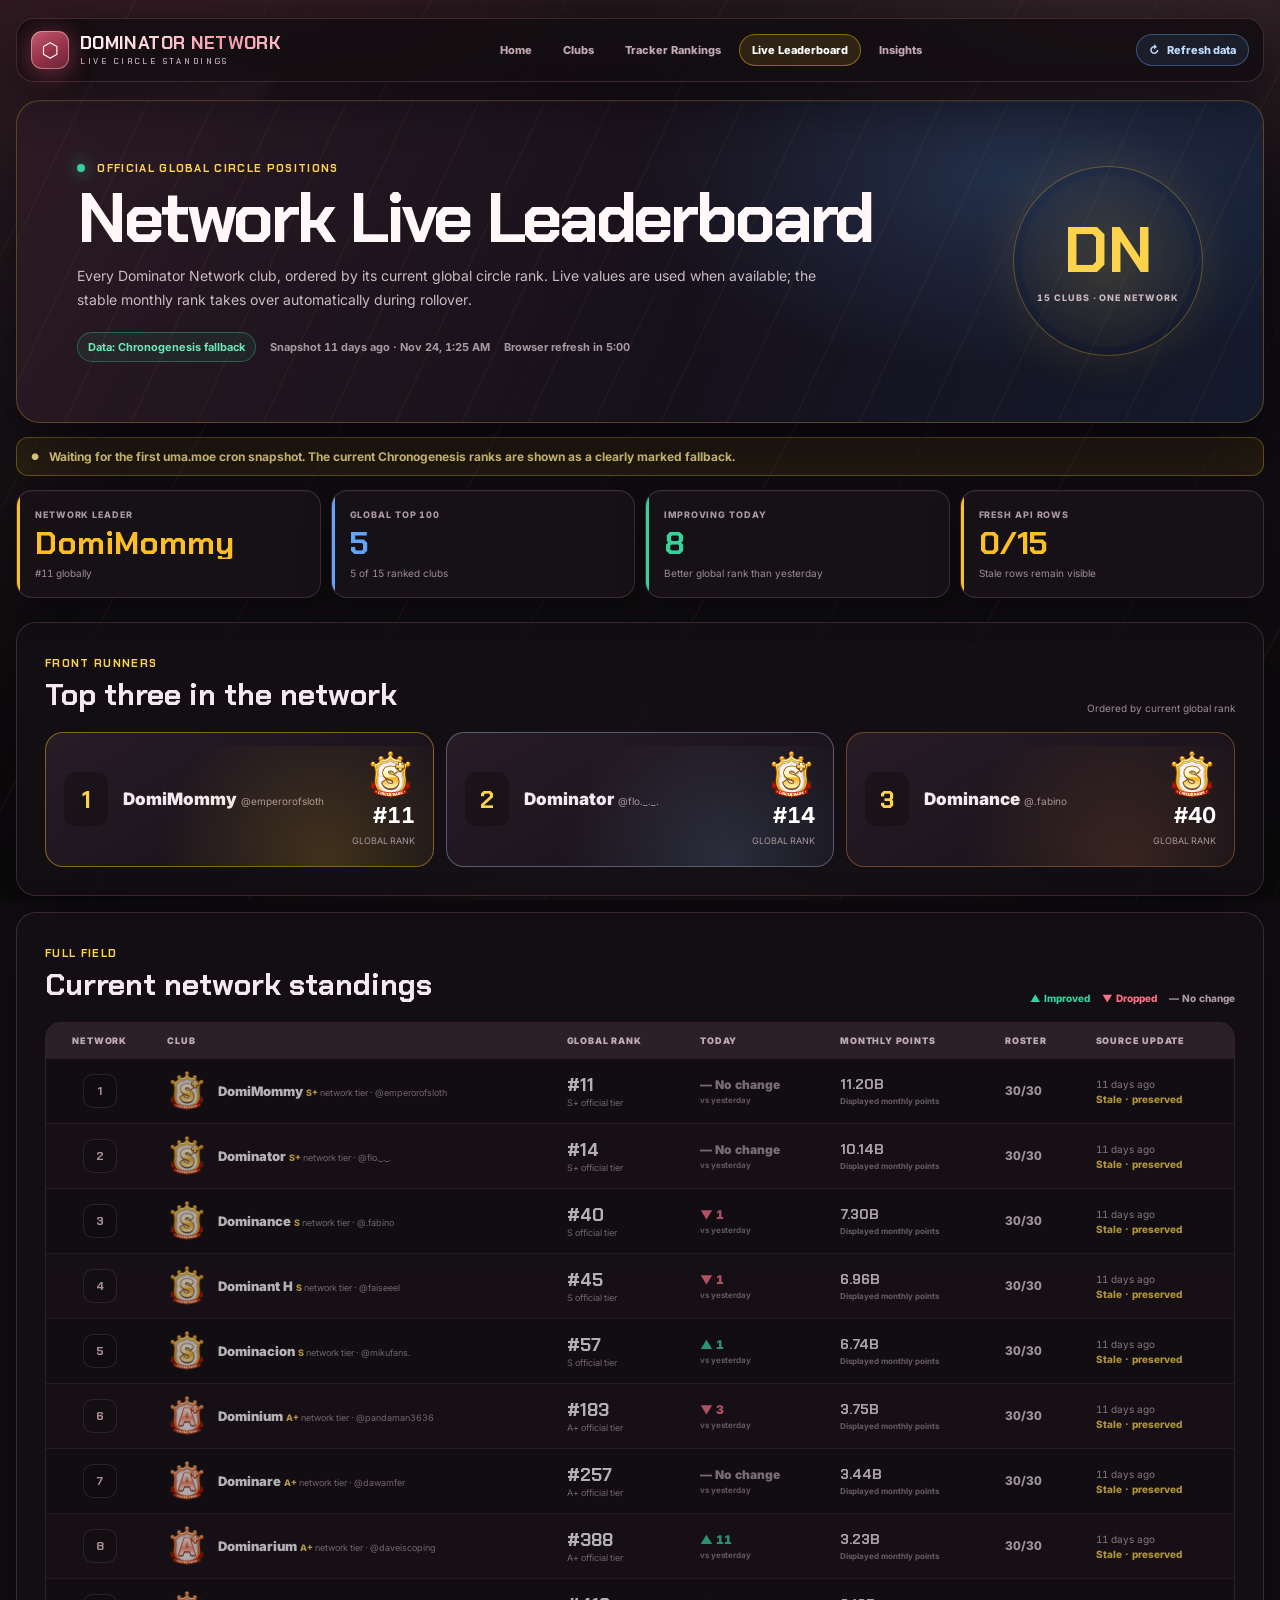
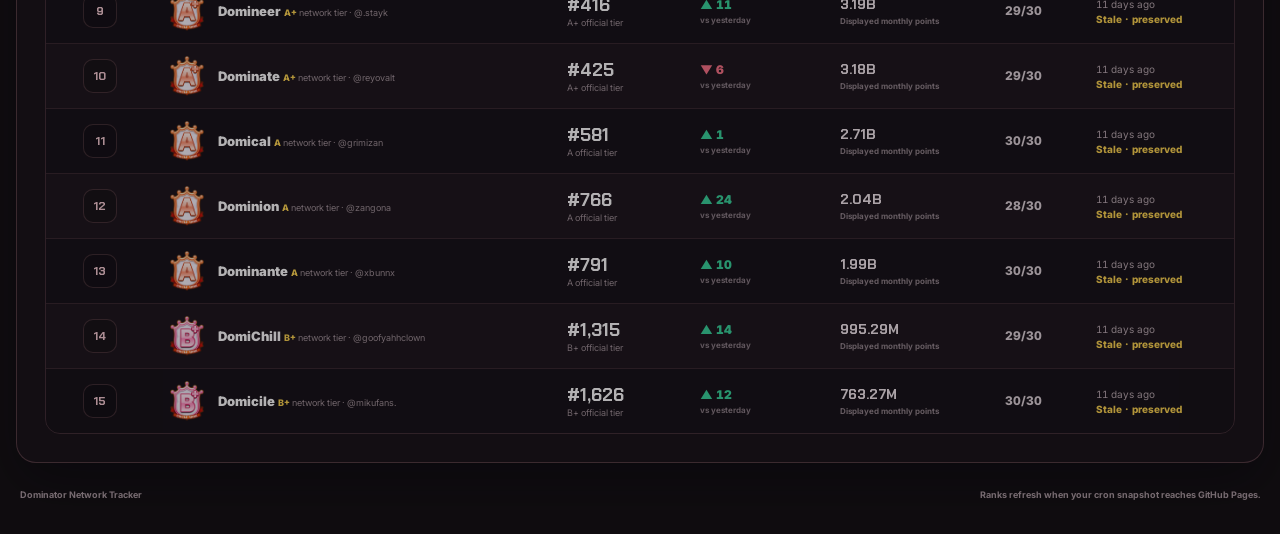
<file: leaderboard.html>
<!DOCTYPE html>
<html lang="en">
<head>
  <meta charset="UTF-8"/>
  <meta name="viewport" content="width=device-width, initial-scale=1.0"/>
  <meta name="description" content="Live global circle rankings for every Dominator Network club, powered by scheduled uma.moe snapshots."/>
  <title>Live Club Leaderboard — Dominator Network</title>
  <link rel="icon" href="data:image/svg+xml,<svg xmlns='http://www.w3.org/2000/svg' viewBox='0 0 100 100'><text y='.9em' font-size='90'>🏆</text></svg>"/>
  <link rel="preconnect" href="https://fonts.googleapis.com"/>
  <link rel="preconnect" href="https://fonts.gstatic.com" crossorigin/>
  <link href="https://fonts.googleapis.com/css2?family=Chakra+Petch:wght@500;600;700&family=Inter:wght@400;500;600;700;800;900&display=swap" rel="stylesheet"/>
  <link rel="stylesheet" href="./assets/css/app.css?v=20260905-coral-clean3"/>
  <link rel="stylesheet" href="./assets/css/leaderboard.css?v=20261113-live-board1"/>
</head>
<body data-page="leaderboard">
  <div class="bg-stage" aria-hidden="true">
    <div class="bg-sky"></div>
    <div class="bg-grid"></div>
    <div class="bg-streaks"></div>
    <div class="bg-aurora"></div>
  </div>

  <div class="lb-page">
    <header class="lb-header">
      <a class="lb-brand" href="./index.html" aria-label="Dominator Network home">
        <span class="gate-badge">⬡</span>
        <span>
          <span class="wordmark">Dominator Network</span>
          <span class="wordmark-sub">Live Circle Standings</span>
        </span>
      </a>
      <nav class="lb-nav" aria-label="Primary navigation">
        <a href="./index.html">Home</a>
        <a href="./clubs.html">Clubs</a>
        <a href="./rankings.html">Tracker Rankings</a>
        <a class="active" href="./leaderboard.html" aria-current="page">Live Leaderboard</a>
        <a href="./archives.html">Insights</a>
      </nav>
      <button class="lb-refresh" id="refresh-button" type="button">
        <span aria-hidden="true">↻</span>
        <span>Refresh data</span>
      </button>
    </header>

    <main>
      <section class="lb-hero" aria-labelledby="leaderboard-title">
        <div class="lb-hero-copy">
          <div class="lb-eyebrow"><span class="lb-live-dot"></span> Official global circle positions</div>
          <h1 id="leaderboard-title">Network Live Leaderboard</h1>
          <p>Every Dominator Network club, ordered by its current global circle rank. Live values are used when available; the stable monthly rank takes over automatically during rollover.</p>
          <div class="lb-hero-meta">
            <span class="lb-source-pill">Data snapshot: uma.moe</span>
            <span id="last-updated">Loading latest snapshot…</span>
            <span id="next-refresh">Browser refresh in 5:00</span>
          </div>
        </div>
        <div class="lb-hero-mark" aria-hidden="true">
          <span>DN</span>
          <small>15 clubs · one network</small>
        </div>
      </section>

      <div id="snapshot-status" class="lb-status loading" role="status" aria-live="polite">
        <span class="lb-status-icon" aria-hidden="true">●</span>
        <span>Loading the latest leaderboard snapshot…</span>
      </div>

      <section class="lb-summary" id="summary-cards" aria-label="Leaderboard summary"></section>

      <section class="lb-podium-section" aria-labelledby="podium-title">
        <div class="lb-section-heading">
          <div>
            <span class="lb-kicker">Front runners</span>
            <h2 id="podium-title">Top three in the network</h2>
          </div>
          <span class="lb-section-note">Ordered by current global rank</span>
        </div>
        <div class="lb-podium" id="podium" aria-live="polite"></div>
      </section>

      <section class="lb-board" aria-labelledby="standings-title">
        <div class="lb-board-header">
          <div>
            <span class="lb-kicker">Full field</span>
            <h2 id="standings-title">Current network standings</h2>
          </div>
          <div class="lb-legend" aria-label="Rank movement legend">
            <span class="up">▲ Improved</span>
            <span class="down">▼ Dropped</span>
            <span class="flat">— No change</span>
          </div>
        </div>

        <div class="lb-table-wrap">
          <table class="lb-table">
            <thead>
              <tr>
                <th scope="col">Network</th>
                <th scope="col">Club</th>
                <th scope="col">Global rank</th>
                <th scope="col">Today</th>
                <th scope="col">Monthly points</th>
                <th scope="col">Roster</th>
                <th scope="col">Source update</th>
              </tr>
            </thead>
            <tbody id="leaderboard-body">
              <tr class="lb-loading-row"><td colspan="7">Loading club standings…</td></tr>
            </tbody>
          </table>
        </div>
      </section>
    </main>

    <footer class="lb-footer">
      <span>Dominator Network Tracker</span>
      <span>Ranks refresh when your cron snapshot reaches GitHub Pages.</span>
    </footer>
  </div>

  <nav class="lb-mobile-dock" aria-label="Mobile navigation">
    <a href="./index.html">🏠<span>Home</span></a>
    <a href="./clubs.html">📋<span>Clubs</span></a>
    <a href="./rankings.html">🌐<span>Ranks</span></a>
    <a class="active" href="./leaderboard.html" aria-current="page">🏆<span>Live</span></a>
    <a href="./archives.html">🔎<span>Insights</span></a>
  </nav>

  <script src="./assets/js/network-leaderboard.js?v=20261113-live-board1" defer></script>
</body>
</html>
</file>
<file: assets/css/app.css>
/* ───────────────────────────────────────────────────────────────
       DOMINATOR NETWORK — "Night Race" design system
       Theme: Umamusume Twinkle Series under floodlights.
       Charcoal night track · coral brand · light-red highlights
       · turf-green = on-pace (matches existing status semantics).
       ─────────────────────────────────────────────────────────────── */
    :root {
      --night-0: #100d10;
      --night-1: #171216;
      --violet:  #a93f56;
      --violet-soft: #f4a4b1;
      --uma-pink: #f29aa7;
      --uma-cyan: #ffbcc5;
      --turf:    #34d399;
      --ink:     #f3e9ee;
    }

    *, *::before, *::after { box-sizing: border-box; margin: 0; padding: 0; }
    html, body { background: var(--night-0); min-height: 100%; }
    body { overflow-y: scroll; overflow-x: clip; font-variant-numeric: tabular-nums; }
    button { font-family: inherit; }
    button:not(:disabled) { cursor: pointer; }
    img { -webkit-user-drag: none; }

    /* Accessible focus + selection */
    input:focus, textarea:focus, button:focus-visible, select:focus-visible {
      outline: 2px solid var(--violet);
      outline-offset: 2px;
    }
    ::selection { background: rgba(169,63,86,0.45); color: #fff; }

    /* Scrollbars — track rail */
    ::-webkit-scrollbar { width: 8px; height: 8px; }
    ::-webkit-scrollbar-track { background: rgba(23,18,22,0.6); }
    ::-webkit-scrollbar-thumb {
      background: linear-gradient(180deg, #623c4a, #3f2630);
      border-radius: 99px;
      border: 2px solid rgba(16,13,16,0.8);
    }
    ::-webkit-scrollbar-thumb:hover { background: linear-gradient(180deg, #a75e73, #54313d); }

    /* ── Ambient stage behind the app ───────────────────────────── */
    .bg-stage { position: fixed; inset: 0; z-index: 0; pointer-events: none; overflow: hidden; }
    .bg-sky {
      position: absolute; inset: 0;
      background:
        radial-gradient(1100px 520px at 12% -8%, rgba(169,63,86,0.22), transparent 62%),
        radial-gradient(900px 480px at 88% -4%, rgba(242,154,167,0.13), transparent 60%),
        radial-gradient(1000px 700px at 50% 118%, rgba(255,188,197,0.10), transparent 58%),
        linear-gradient(180deg, var(--night-1) 0%, var(--night-0) 46%, #0b090b 100%);
    }
    /* Floodlight aurora sweep */
    .bg-aurora {
      position: absolute; inset: -20%;
      background:
        conic-gradient(from 200deg at 30% 20%, transparent 0deg, rgba(244,164,177,0.07) 40deg, transparent 90deg),
        conic-gradient(from 20deg at 75% 10%, transparent 0deg, rgba(242,154,167,0.06) 50deg, transparent 110deg);
      animation: aurora-drift 26s ease-in-out infinite alternate;
      filter: blur(2px);
    }
    /* Diagonal speed streaks — the track at full gallop */
    .bg-streaks {
      position: absolute; inset: -40% -10%;
      background: repeating-linear-gradient(
        118deg,
        transparent 0px, transparent 140px,
        rgba(244,164,177,0.045) 140px, rgba(244,164,177,0.045) 142px,
        transparent 142px, transparent 260px,
        rgba(255,188,197,0.035) 260px, rgba(255,188,197,0.035) 261px
      );
      animation: streak-run 60s linear infinite;
    }
    /* Fine grid — telemetry board texture */
    .bg-grid {
      position: absolute; inset: 0; opacity: 0.5;
      background-image:
        linear-gradient(rgba(244,164,177,0.035) 1px, transparent 1px),
        linear-gradient(90deg, rgba(244,164,177,0.035) 1px, transparent 1px);
      background-size: 44px 44px;
      mask-image: radial-gradient(900px 600px at 50% 0%, #000 30%, transparent 100%);
      -webkit-mask-image: radial-gradient(900px 600px at 50% 0%, #000 30%, transparent 100%);
    }
    @keyframes aurora-drift {
      from { transform: translate3d(-2%, -1%, 0) rotate(0deg); }
      to   { transform: translate3d(2%, 1.5%, 0) rotate(2deg); }
    }
    @keyframes streak-run {
      from { transform: translate3d(0, 0, 0); }
      to   { transform: translate3d(-520px, 0, 0); }
    }

    /* ── Signature: checkered finish-line ribbon ────────────────── */
    .finish-ribbon {
      position: relative;
      height: 10px;
      border-radius: 99px;
      overflow: hidden;
      margin: 6px 0 14px;
      background:
        repeating-conic-gradient(rgba(243,233,238,0.85) 0% 25%, rgba(34,24,31,0.9) 0% 50%) 0 0 / 12px 12px;
      box-shadow: 0 0 0 1px rgba(244,164,177,0.25), 0 4px 18px rgba(169,63,86,0.25);
    }
    .finish-ribbon::after {
      content: "";
      position: absolute; inset: 0;
      background: linear-gradient(90deg, transparent, rgba(242,154,167,0.55), rgba(255,188,197,0.55), transparent);
      transform: translateX(-100%);
      animation: ribbon-shine 5.5s ease-in-out infinite;
    }
    @keyframes ribbon-shine {
      0%, 55% { transform: translateX(-100%); }
      85%, 100% { transform: translateX(100%); }
    }

    /* ── Wordmark / hero ────────────────────────────────────────── */
    .gate-badge {
      display: inline-flex; align-items: center; justify-content: center;
      width: 38px; height: 38px; border-radius: 11px; flex: 0 0 auto;
      font-size: 20px; color: #fff;
      background: linear-gradient(150deg, #c35b70, #963248 55%, #682436);
      box-shadow: 0 0 0 1px rgba(255,208,216,0.45) inset, 0 6px 22px rgba(169,63,86,0.45), 0 0 28px rgba(169,63,86,0.3);
    }
    .wordmark {
      font-family: "Chakra Petch", "Inter", system-ui, sans-serif;
      font-weight: 700; font-size: 24px; line-height: 1.05;
      letter-spacing: 0.02em; text-transform: uppercase;
      background: linear-gradient(92deg, #fff4f6 0%, #ffd0d8 38%, var(--uma-pink) 72%, var(--uma-cyan) 100%);
      -webkit-background-clip: text; background-clip: text;
      -webkit-text-fill-color: transparent; color: transparent;
      text-shadow: none;
    }
    .wordmark-sub {
      font-family: "Chakra Petch", "Inter", system-ui, sans-serif;
      font-weight: 600; font-size: 10px; letter-spacing: 0.34em;
      text-transform: uppercase; color: #c3a7b2; margin-top: 3px;
    }
    .telemetry {
      font-family: "Chakra Petch", "Inter", system-ui, sans-serif;
      letter-spacing: 0.02em;
      text-shadow: 0 0 18px rgba(244,164,177,0.35);
    }

    /* ── Micro-interactions (CSS-only, safe with inline styles) ── */
    button { transition: transform 0.16s ease, filter 0.16s ease, box-shadow 0.16s ease, background 0.16s ease, color 0.16s ease, border-color 0.16s ease; }
    button:not(:disabled):hover { transform: translateY(-1px); filter: brightness(1.14) saturate(1.08); }
    button:not(:disabled):active { transform: translateY(0) scale(0.985); filter: brightness(0.96); }

    tbody tr { transition: background 0.14s ease; }
    tbody tr:hover { background: rgba(244,164,177,0.055); }

    select, input { transition: border-color 0.15s ease, box-shadow 0.15s ease; }
    select:hover, input:hover { border-color: rgba(244,164,177,0.5) !important; }

    #root { position: relative; z-index: 1; animation: page-in 0.45s ease both; }
    @keyframes page-in {
      from { opacity: 0; transform: translateY(8px); }
      to   { opacity: 1; transform: none; }
    }

    /* ── Chart flourishes ───────────────────────────────────────── */
    .chart-line {
      stroke-dasharray: 1;
      stroke-dashoffset: 1;
      animation: line-draw 1.2s cubic-bezier(0.4, 0, 0.2, 1) forwards;
    }
    @keyframes line-draw { to { stroke-dashoffset: 0; } }
    @media (prefers-reduced-motion: reduce) {
      .chart-line { animation: none; stroke-dashoffset: 0; }
    }

    /* ── Structure: "Paddock & Track" shell ─────────────────────── */
    .app-shell { display: grid; grid-template-columns: 268px minmax(0, 1fr); gap: 16px; align-items: start; }
    .rail {
      position: sticky; top: 14px;
      display: flex; flex-direction: column; gap: 12px;
      max-height: calc(100vh - 28px); overflow-y: auto;
      padding-right: 2px;
      scrollbar-width: thin;
    }
    .main { min-width: 0; }
    .mobile-only { display: none; }
    .mobile-topbar { display: none; }
    .mobile-dock { display: none; }

    /* Starting-gate club buttons (rail = vertical, strip = horizontal) */
    .gate-btn {
      display: flex; align-items: center; gap: 9px; width: 100%;
      text-align: left; border-radius: 12px; padding: 8px 10px;
      background: rgba(34,24,31,0.7); border: 1px solid rgba(244,164,177,0.14);
      color: #c3a7b2; font-size: 12px; font-weight: 700;
    }
    .gate-btn.active {
      background: linear-gradient(150deg, rgba(169,63,86,0.45), rgba(169,63,86,0.18));
      border-color: rgba(244,164,177,0.55); color: #fff1f5;
      box-shadow: 0 4px 18px rgba(169,63,86,0.3);
    }
    .gate-num {
      font-family: "Chakra Petch", monospace; font-weight: 700; font-size: 11px;
      min-width: 24px; height: 24px; border-radius: 7px; flex: 0 0 auto;
      display: inline-flex; align-items: center; justify-content: center;
      background: rgba(21,16,21,0.9); border: 1px solid rgba(244,164,177,0.3);
      color: #ffd0d8;
    }
    .gate-btn.active .gate-num { background: #fff; color: #682436; border-color: #fff; }
    .gate-strip { display: flex; gap: 8px; overflow-x: auto; padding-bottom: 6px; scroll-snap-type: x proximity; }
    .gate-strip .gate-btn { width: auto; flex: 0 0 auto; scroll-snap-align: start; white-space: nowrap; }

    /* Telemetry ticker — stat cards become a snap-scroll strip on mobile */
    .stat-strip { display: grid; grid-template-columns: repeat(4, minmax(0, 1fr)); gap: 10px; margin-bottom: 14px; }
    @media (max-width: 980px) {
      .stat-strip { display: flex; overflow-x: auto; scroll-snap-type: x mandatory; padding-bottom: 8px; }
      .stat-strip > * { min-width: 172px; flex: 0 0 auto; scroll-snap-align: start; }
    }

    /* Sticky tab dock inside views */
    .tab-dock {
      position: sticky; top: 10px; z-index: 8;
      display: flex; gap: 5px; flex-wrap: wrap; align-items: center;
      margin-bottom: 14px; padding: 8px;
      border-radius: 999px;
      background: rgba(23,18,22,0.82);
      backdrop-filter: blur(10px); -webkit-backdrop-filter: blur(10px);
      border: 1px solid rgba(244,164,177,0.18);
      box-shadow: 0 10px 30px rgba(3,2,10,0.45);
      width: fit-content; max-width: 100%;
    }

    /* Podium for top network members */
    .podium { display: grid; grid-template-columns: repeat(3, minmax(0, 1fr)); gap: 10px; align-items: end; margin-bottom: 14px; }
    .podium-step { border-radius: 14px; padding: 14px 12px 12px; text-align: center; position: relative; overflow: hidden; }
    .podium-step::after { content: ""; position: absolute; inset: 0; pointer-events: none; background: linear-gradient(180deg, rgba(255,255,255,0.05), transparent 40%); }
    .podium-1 { order: 2; min-height: 150px; background: linear-gradient(170deg, rgba(251,191,36,0.16), rgba(23,18,22,0.9)); border: 1px solid rgba(251,191,36,0.45); box-shadow: 0 0 34px rgba(251,191,36,0.12); }
    .podium-2 { order: 1; min-height: 120px; background: linear-gradient(170deg, rgba(209,213,219,0.12), rgba(23,18,22,0.9)); border: 1px solid rgba(209,213,219,0.35); }
    .podium-3 { order: 3; min-height: 104px; background: linear-gradient(170deg, rgba(217,119,6,0.13), rgba(23,18,22,0.9)); border: 1px solid rgba(217,119,6,0.4); }
    .podium-rank { font-family: "Chakra Petch", monospace; font-weight: 700; font-size: 22px; line-height: 1; }
    @media (max-width: 640px) { .podium { gap: 6px; } .podium-step { padding: 10px 6px 9px; } }

    /* Race-program club banner */
    .club-banner { position: relative; overflow: hidden; }
    .club-banner::before {
      content: ""; position: absolute; inset: 0; pointer-events: none; opacity: 0.5;
      background:
        repeating-linear-gradient(115deg, transparent 0 26px, color-mix(in srgb, var(--tier-c, #a93f56) 9%, transparent) 26px 30px);
      mask-image: linear-gradient(90deg, #000 0%, transparent 70%);
      -webkit-mask-image: linear-gradient(90deg, #000 0%, transparent 70%);
    }
    .gate-plate {
      font-family: "Chakra Petch", monospace; font-weight: 700;
      font-size: 34px; line-height: 1; letter-spacing: -0.02em;
      color: var(--tier-c, #ffd0d8); opacity: 0.9;
      min-width: 56px; text-align: center; flex: 0 0 auto;
      text-shadow: 0 0 22px color-mix(in srgb, var(--tier-c, #a93f56) 55%, transparent);
    }

    @media (max-width: 1023px) {
      .app-shell { display: block; }
      .rail { display: none; }
      .mobile-only { display: block; }
      .mobile-topbar {
        display: flex; align-items: center; justify-content: space-between; gap: 10px;
        position: sticky; top: 0; z-index: 9;
        margin: -12px -10px 12px; padding: 10px 12px;
        background: rgba(21,15,20,0.86);
        backdrop-filter: blur(12px); -webkit-backdrop-filter: blur(12px);
        border-bottom: 1px solid rgba(244,164,177,0.16);
      }
      .mobile-dock {
        display: flex; gap: 8px; align-items: center; justify-content: space-around;
        position: fixed; left: 10px; right: 10px; bottom: 10px; z-index: 10;
        padding: 8px 10px; border-radius: 18px;
        background: rgba(23,18,22,0.92);
        backdrop-filter: blur(14px); -webkit-backdrop-filter: blur(14px);
        border: 1px solid rgba(244,164,177,0.25);
        box-shadow: 0 14px 40px rgba(3,2,10,0.7);
      }
      .mobile-dock a { min-width: 0; padding: 7px 5px !important; white-space: nowrap; font-size: 10px !important; }
      .main { padding-bottom: 88px; }
      .tab-dock { top: 62px; }
    }

    /* Club directory — race-card rows */
    .dir-row {
      display: grid;
      grid-template-areas: "id name stats actions" "bar bar bar bar";
      grid-template-columns: auto minmax(170px, 1.3fr) minmax(260px, 2fr) auto;
      gap: 6px 14px; align-items: center;
      padding: 11px 14px 12px; border-radius: 14px;
      background: rgba(23,18,22,0.6);
      border: 1px solid rgba(244,164,177,0.12);
      cursor: pointer;
      outline: none;
      transition: border-color 0.16s ease, background 0.16s ease, transform 0.16s ease;
    }
    .dir-row:hover { background: rgba(36,25,32,0.75); border-color: rgba(244,164,177,0.34); transform: translateX(2px); }
    .dir-row:focus-visible { box-shadow: 0 0 0 2px rgba(244,164,177,0.7); }
    .dir-row.selected { background: linear-gradient(150deg, rgba(169,63,86,0.22), rgba(23,18,22,0.78)); border-color: rgba(244,164,177,0.55); }
    .dir-row.selected:hover { background: linear-gradient(150deg, rgba(169,63,86,0.3), rgba(34,24,31,0.82)); }
    .dir-id { grid-area: id; display: flex; align-items: center; gap: 8px; }
    .dir-name { grid-area: name; min-width: 0; }
    .dir-stats { grid-area: stats; display: grid; grid-template-columns: repeat(3, minmax(0, 1fr)); gap: 10px; }
    .dir-actions { grid-area: actions; display: flex; align-items: center; gap: 8px; justify-content: flex-end; flex-wrap: wrap; }
    .dir-select-label { border: 1px solid rgba(244,164,177,0.22); border-radius: 999px; padding: 5px 10px; font-size: 10px; font-weight: 800; white-space: nowrap; }
    .dir-bar { grid-area: bar; display: flex; align-items: center; gap: 8px; margin-top: 2px; }
    .dir-stat-label { color: #b391a0; font-size: 9px; text-transform: uppercase; letter-spacing: 0.08em; margin-bottom: 2px; white-space: nowrap; }
    @media (max-width: 900px) {
      .dir-row { grid-template-areas: "id name actions" "stats stats stats" "bar bar bar"; grid-template-columns: auto minmax(0, 1fr) auto; }
      .dir-stats { padding-top: 4px; border-top: 1px dashed rgba(244,164,177,0.12); }
    }

    @media (max-width: 700px) {
      .insights-donut-grid,
      .insights-day-control,
      .insights-transfer-grid { grid-template-columns: 1fr !important; }
      .insights-dot-row { grid-template-columns: 76px minmax(110px, 1fr) 40px !important; }
      .insights-dot-axis { margin-left: 84px !important; margin-right: 46px !important; }
    }

    /* ── Mobile polish ──────────────────────────────────────────── */
    @media (max-width: 640px) {
      #root > div { padding: 12px 10px !important; }
      .wordmark { font-size: 19px; }
      .gate-badge { width: 32px; height: 32px; border-radius: 9px; font-size: 17px; }
      button { min-height: 34px; }
      ::-webkit-scrollbar { width: 4px; height: 4px; }
    }

    @media (prefers-reduced-motion: reduce) {
      .bg-aurora, .bg-streaks, .finish-ribbon::after { animation: none !important; }
      #root { animation: none; }
      button, tbody tr { transition: none; }
    }
</file>
<file: assets/css/leaderboard.css>
:root {
  --lb-panel: rgba(25, 19, 25, 0.88);
  --lb-panel-strong: rgba(31, 23, 30, 0.96);
  --lb-line: rgba(244, 164, 177, 0.18);
  --lb-muted: #bda8b1;
  --lb-gold: #fbbf24;
  --lb-blue: #60a5fa;
  --lb-green: #34d399;
  --lb-red: #fb7185;
}

body {
  color: #f3e9ee;
  font-family: "Inter", system-ui, sans-serif;
}

.lb-page {
  position: relative;
  z-index: 1;
  width: min(1440px, calc(100% - 32px));
  margin: 0 auto;
  padding: 18px 0 34px;
  animation: page-in 0.45s ease both;
}

.lb-header {
  position: sticky;
  top: 12px;
  z-index: 20;
  display: grid;
  grid-template-columns: minmax(255px, auto) minmax(0, 1fr) auto;
  align-items: center;
  gap: 18px;
  margin-bottom: 18px;
  padding: 12px 14px;
  border: 1px solid var(--lb-line);
  border-radius: 18px;
  background: rgba(18, 13, 17, 0.86);
  box-shadow: 0 16px 48px rgba(3, 2, 10, 0.48);
  backdrop-filter: blur(16px);
  -webkit-backdrop-filter: blur(16px);
}

.lb-brand {
  display: inline-flex;
  align-items: center;
  gap: 11px;
  min-width: 0;
  color: inherit;
  text-decoration: none;
}

.lb-brand .wordmark { display: block; font-size: 18px; }
.lb-brand .wordmark-sub { display: block; font-size: 8px; }

.lb-nav {
  display: flex;
  align-items: center;
  justify-content: center;
  gap: 5px;
  min-width: 0;
}

.lb-nav a,
.lb-refresh {
  border: 1px solid transparent;
  border-radius: 999px;
  padding: 8px 12px;
  color: #c3a7b2;
  font-size: 11px;
  font-weight: 800;
  text-decoration: none;
  white-space: nowrap;
}

.lb-nav a:hover { color: #fff; background: rgba(244, 164, 177, 0.08); }
.lb-nav a.active { color: #fff; border-color: rgba(251, 191, 36, 0.45); background: rgba(251, 191, 36, 0.12); }

.lb-refresh {
  display: inline-flex;
  align-items: center;
  gap: 7px;
  border-color: rgba(96, 165, 250, 0.4);
  background: rgba(96, 165, 250, 0.1);
  color: #bfdbfe;
}

.lb-refresh:disabled { opacity: 0.55; cursor: wait; }
.lb-refresh.refreshing span:first-child { animation: lb-spin 0.8s linear infinite; }
@keyframes lb-spin { to { transform: rotate(360deg); } }

.lb-hero {
  position: relative;
  display: grid;
  grid-template-columns: minmax(0, 1fr) auto;
  align-items: center;
  gap: 28px;
  min-height: 270px;
  margin-bottom: 14px;
  padding: clamp(28px, 5vw, 60px);
  overflow: hidden;
  border: 1px solid rgba(251, 191, 36, 0.28);
  border-radius: 24px;
  background:
    linear-gradient(112deg, rgba(44, 26, 36, 0.95) 0%, rgba(23, 18, 28, 0.95) 54%, rgba(20, 28, 48, 0.9) 100%);
  box-shadow: 0 28px 72px rgba(3, 2, 10, 0.55), inset 0 1px rgba(255, 255, 255, 0.05);
}

.lb-hero::before {
  content: "";
  position: absolute;
  inset: 0;
  pointer-events: none;
  background:
    radial-gradient(600px 300px at 80% 24%, rgba(96, 165, 250, 0.18), transparent 65%),
    repeating-linear-gradient(115deg, transparent 0 58px, rgba(251, 191, 36, 0.035) 58px 60px);
}

.lb-hero-copy,
.lb-hero-mark { position: relative; z-index: 1; }

.lb-eyebrow,
.lb-kicker {
  color: #fcd34d;
  font-family: "Chakra Petch", "Inter", sans-serif;
  font-size: 11px;
  font-weight: 800;
  letter-spacing: 0.12em;
  text-transform: uppercase;
}

.lb-live-dot {
  display: inline-block;
  width: 8px;
  height: 8px;
  margin-right: 8px;
  border-radius: 50%;
  background: var(--lb-green);
  box-shadow: 0 0 16px rgba(52, 211, 153, 0.9);
}

.lb-hero h1 {
  max-width: 850px;
  margin: 10px 0 12px;
  font-family: "Chakra Petch", "Inter", sans-serif;
  font-size: clamp(38px, 6vw, 70px);
  line-height: 0.96;
  letter-spacing: -0.045em;
  color: #fff7f8;
}

.lb-hero p {
  max-width: 760px;
  color: #cbbbc2;
  font-size: 14px;
  line-height: 1.7;
}

.lb-hero-meta {
  display: flex;
  flex-wrap: wrap;
  align-items: center;
  gap: 8px 14px;
  margin-top: 20px;
  color: #a99aa2;
  font-size: 11px;
  font-weight: 700;
}

.lb-source-pill {
  padding: 7px 10px;
  border: 1px solid rgba(52, 211, 153, 0.35);
  border-radius: 999px;
  background: rgba(52, 211, 153, 0.08);
  color: #6ee7b7;
}

.lb-hero-mark {
  display: flex;
  flex-direction: column;
  align-items: center;
  justify-content: center;
  width: 190px;
  aspect-ratio: 1;
  border: 1px solid rgba(251, 191, 36, 0.32);
  border-radius: 50%;
  background: radial-gradient(circle, rgba(251, 191, 36, 0.14), rgba(251, 191, 36, 0.03) 64%, transparent 66%);
  box-shadow: 0 0 52px rgba(251, 191, 36, 0.12);
}

.lb-hero-mark span {
  font-family: "Chakra Petch", sans-serif;
  font-size: 64px;
  font-weight: 700;
  line-height: 1;
  color: #fcd34d;
}

.lb-hero-mark small {
  margin-top: 9px;
  color: #cab6be;
  font-size: 9px;
  font-weight: 800;
  letter-spacing: 0.11em;
  text-transform: uppercase;
}

.lb-status {
  display: flex;
  align-items: center;
  gap: 10px;
  margin-bottom: 14px;
  padding: 11px 14px;
  border: 1px solid rgba(96, 165, 250, 0.3);
  border-radius: 12px;
  background: rgba(96, 165, 250, 0.08);
  color: #bfdbfe;
  font-size: 12px;
  font-weight: 700;
}

.lb-status.ok { border-color: rgba(52, 211, 153, 0.3); background: rgba(52, 211, 153, 0.08); color: #a7f3d0; }
.lb-status.warning { border-color: rgba(251, 191, 36, 0.35); background: rgba(251, 191, 36, 0.09); color: #fde68a; }
.lb-status.error { border-color: rgba(251, 113, 133, 0.35); background: rgba(251, 113, 133, 0.09); color: #fecdd3; }
.lb-status-icon { font-size: 9px; }

.lb-summary {
  display: grid;
  grid-template-columns: repeat(4, minmax(0, 1fr));
  gap: 10px;
  margin-bottom: 24px;
}

.lb-stat {
  position: relative;
  min-width: 0;
  padding: 18px 18px 17px;
  overflow: hidden;
  border: 1px solid var(--lb-line);
  border-radius: 16px;
  background: var(--lb-panel);
  box-shadow: inset 0 1px rgba(255, 255, 255, 0.035), 0 14px 32px rgba(3, 2, 10, 0.26);
}

.lb-stat::before {
  content: "";
  position: absolute;
  inset: 0 auto 0 0;
  width: 3px;
  background: var(--stat-color, #f4a4b1);
}

.lb-stat-label {
  color: #aa98a1;
  font-size: 9px;
  font-weight: 800;
  letter-spacing: 0.1em;
  text-transform: uppercase;
}

.lb-stat-value {
  margin-top: 7px;
  overflow: hidden;
  color: var(--stat-color, #fff);
  font-family: "Chakra Petch", "Inter", sans-serif;
  font-size: clamp(22px, 2.5vw, 32px);
  font-weight: 700;
  line-height: 1;
  text-overflow: ellipsis;
  white-space: nowrap;
}

.lb-stat-sub { margin-top: 7px; color: #9d8d95; font-size: 10px; line-height: 1.4; }

.lb-podium-section,
.lb-board {
  margin-bottom: 16px;
  padding: clamp(18px, 3vw, 28px);
  border: 1px solid var(--lb-line);
  border-radius: 20px;
  background: rgba(21, 16, 21, 0.78);
  box-shadow: 0 20px 54px rgba(3, 2, 10, 0.34);
}

.lb-section-heading,
.lb-board-header {
  display: flex;
  align-items: flex-end;
  justify-content: space-between;
  gap: 16px;
  margin-bottom: 18px;
}

.lb-section-heading h2,
.lb-board-header h2 {
  margin-top: 4px;
  font-family: "Chakra Petch", "Inter", sans-serif;
  font-size: clamp(22px, 3vw, 30px);
}

.lb-section-note { color: #9e8f96; font-size: 10px; }

.lb-podium {
  display: grid;
  grid-template-columns: repeat(3, minmax(0, 1fr));
  gap: 12px;
  align-items: stretch;
}

.lb-podium-card {
  position: relative;
  display: grid;
  grid-template-columns: auto minmax(0, 1fr) auto;
  align-items: center;
  gap: 15px;
  min-height: 132px;
  padding: 18px;
  overflow: hidden;
  border: 1px solid rgba(244, 164, 177, 0.18);
  border-radius: 18px;
  background: linear-gradient(150deg, rgba(42, 30, 39, 0.92), rgba(20, 17, 24, 0.94));
  color: inherit;
  text-decoration: none;
}

.lb-podium-card::after {
  content: "";
  position: absolute;
  inset: auto -30% -80% 15%;
  height: 170%;
  background: radial-gradient(circle, var(--podium-glow, rgba(244,164,177,.12)), transparent 66%);
  pointer-events: none;
}

.lb-podium-card.first { border-color: rgba(251, 191, 36, 0.46); --podium-glow: rgba(251, 191, 36, 0.18); }
.lb-podium-card.second { border-color: rgba(191, 219, 254, 0.35); --podium-glow: rgba(147, 197, 253, 0.15); }
.lb-podium-card.third { border-color: rgba(251, 146, 60, 0.36); --podium-glow: rgba(251, 146, 60, 0.14); }
.lb-podium-card:hover { transform: translateY(-2px); filter: brightness(1.06); }

.lb-podium-place {
  display: flex;
  align-items: center;
  justify-content: center;
  width: 44px;
  height: 54px;
  border-radius: 11px;
  background: rgba(0, 0, 0, 0.24);
  color: #fcd34d;
  font-family: "Chakra Petch", sans-serif;
  font-size: 24px;
  font-weight: 700;
}

.lb-podium-name { font-size: 17px; font-weight: 900; }
.lb-podium-officer { margin-top: 4px; color: #a8959e; font-size: 10px; }
.lb-podium-rank { position: relative; z-index: 1; text-align: right; }
.lb-podium-rank img { width: 48px; height: 48px; object-fit: contain; vertical-align: middle; }
.lb-podium-rank strong { display: block; margin-top: 3px; color: #fff; font-size: 22px; }
.lb-podium-rank small { color: #a8959e; font-size: 9px; text-transform: uppercase; }

.lb-legend { display: flex; flex-wrap: wrap; gap: 8px 12px; font-size: 10px; font-weight: 800; }
.lb-legend .up { color: var(--lb-green); }
.lb-legend .down { color: var(--lb-red); }
.lb-legend .flat { color: #a99aa2; }

.lb-table-wrap { overflow-x: auto; border: 1px solid rgba(244, 164, 177, 0.12); border-radius: 15px; }
.lb-table { width: 100%; border-collapse: collapse; min-width: 940px; }
.lb-table th {
  padding: 12px 14px;
  background: rgba(55, 40, 51, 0.68);
  color: #bfaab3;
  font-size: 9px;
  font-weight: 900;
  letter-spacing: 0.09em;
  text-align: left;
  text-transform: uppercase;
}

.lb-table th:first-child,
.lb-table td:first-child { text-align: center; }
.lb-table td {
  padding: 12px 14px;
  border-top: 1px solid rgba(244, 164, 177, 0.09);
  background: rgba(17, 14, 19, 0.58);
  color: #ded4d9;
  font-size: 12px;
  vertical-align: middle;
}

.lb-table tr:nth-child(even) td { background: rgba(28, 22, 28, 0.6); }
.lb-table tr:hover td { background: rgba(53, 38, 49, 0.7); }
.lb-table tr.stale td { opacity: 0.68; }

.lb-network-place {
  display: inline-flex;
  align-items: center;
  justify-content: center;
  width: 34px;
  height: 34px;
  border: 1px solid rgba(244, 164, 177, 0.2);
  border-radius: 10px;
  background: rgba(0, 0, 0, 0.18);
  color: #f5cbd2;
  font-family: "Chakra Petch", sans-serif;
  font-weight: 700;
}

.lb-club-link { display: flex; align-items: center; gap: 11px; color: inherit; text-decoration: none; }
.lb-club-link:hover .lb-club-name { color: #ffd0d8; }
.lb-club-icon { width: 40px; height: 40px; flex: 0 0 auto; object-fit: contain; }
.lb-club-name { color: #fff; font-size: 13px; font-weight: 900; }
.lb-club-meta { margin-top: 3px; color: #9d8d95; font-size: 9px; }
.lb-quota-tier { color: #fcd34d; font-weight: 800; }

.lb-rank-cell { display: flex; align-items: center; gap: 9px; }
.lb-rank-cell strong { display: block; color: #fff; font-family: "Chakra Petch", sans-serif; font-size: 18px; }
.lb-rank-cell small { display: block; color: #9d8d95; font-size: 9px; }

.lb-movement { font-weight: 900; white-space: nowrap; }
.lb-movement.up { color: var(--lb-green); }
.lb-movement.down { color: var(--lb-red); }
.lb-movement.flat { color: #a99aa2; }
.lb-movement-sub { display: block; margin-top: 3px; color: #877982; font-size: 8px; font-weight: 700; }
.lb-points { color: #f3e9ee; font-family: "Chakra Petch", sans-serif; font-size: 14px; font-weight: 700; }
.lb-points small { display: block; margin-top: 3px; color: #8f8189; font-family: "Inter", sans-serif; font-size: 8px; font-weight: 700; }
.lb-roster { font-weight: 800; white-space: nowrap; }
.lb-row-update { color: #b8a7af; font-size: 10px; line-height: 1.4; }
.lb-row-update .stale { color: #fcd34d; font-weight: 800; }
.lb-loading-row td { padding: 48px !important; color: #bda8b1 !important; text-align: center !important; }

.lb-footer {
  display: flex;
  justify-content: space-between;
  gap: 20px;
  padding: 10px 4px 0;
  color: #776b71;
  font-size: 9px;
  font-weight: 700;
}

.lb-mobile-dock { display: none; }

@media (max-width: 1120px) {
  .lb-header { grid-template-columns: minmax(220px, 1fr) auto; }
  .lb-nav { display: none; }
  .lb-summary { grid-template-columns: repeat(2, minmax(0, 1fr)); }
  .lb-podium { grid-template-columns: 1fr; }
  .lb-podium-card { min-height: 110px; }
}

@media (max-width: 720px) {
  .lb-page { width: min(100% - 20px, 1440px); padding-top: 10px; padding-bottom: 92px; }
  .lb-header { top: 6px; grid-template-columns: minmax(0, 1fr) auto; gap: 8px; padding: 10px; border-radius: 14px; }
  .lb-brand .wordmark { font-size: 14px; }
  .lb-brand .wordmark-sub { font-size: 7px; letter-spacing: 0.2em; }
  .lb-brand .gate-badge { width: 32px; height: 32px; }
  .lb-refresh { padding: 8px 10px; }
  .lb-refresh span:last-child { display: none; }
  .lb-hero { grid-template-columns: 1fr; min-height: 0; padding: 28px 22px; border-radius: 18px; }
  .lb-hero h1 { font-size: clamp(36px, 12vw, 54px); }
  .lb-hero p { font-size: 12px; }
  .lb-hero-mark { display: none; }
  .lb-summary { grid-template-columns: 1fr 1fr; gap: 8px; }
  .lb-stat { padding: 15px 14px; }
  .lb-section-heading, .lb-board-header { align-items: flex-start; flex-direction: column; }
  .lb-podium-section, .lb-board { padding: 16px 12px; border-radius: 17px; }
  .lb-podium-card { grid-template-columns: auto minmax(0, 1fr) auto; gap: 10px; padding: 14px 12px; }
  .lb-podium-rank img { width: 40px; height: 40px; }
  .lb-table-wrap { overflow: visible; border: 0; }
  .lb-table { min-width: 0; }
  .lb-table thead { display: none; }
  .lb-table, .lb-table tbody, .lb-table tr, .lb-table td { display: block; width: 100%; }
  .lb-table tbody { display: grid; gap: 9px; }
  .lb-table tr {
    display: grid;
    grid-template-columns: 58px minmax(0, 1fr) minmax(105px, auto);
    grid-template-areas:
      "network club rank"
      "movement points roster"
      "update update update";
    align-items: center;
    overflow: hidden;
    border: 1px solid rgba(244, 164, 177, 0.14);
    border-radius: 14px;
    background: rgba(19, 15, 19, 0.82);
  }
  .lb-table td { border: 0; background: transparent !important; padding: 10px 12px; }
  .lb-table td::before { display: block; margin-bottom: 4px; color: #806f78; font-size: 7px; font-weight: 900; letter-spacing: 0.08em; text-transform: uppercase; content: attr(data-label); }
  .lb-table td:nth-child(1) { grid-area: network; align-self: stretch; display: flex; align-items: center; justify-content: center; border-right: 1px solid rgba(244,164,177,.1); padding: 8px; }
  .lb-table td:nth-child(1)::before, .lb-table td:nth-child(2)::before { display: none; }
  .lb-table td:nth-child(2) { grid-area: club; }
  .lb-table td:nth-child(3) { grid-area: rank; }
  .lb-table td:nth-child(4) { grid-area: movement; border-top: 1px solid rgba(244,164,177,.08); }
  .lb-table td:nth-child(5) { grid-area: points; border-top: 1px solid rgba(244,164,177,.08); }
  .lb-table td:nth-child(6) { grid-area: roster; border-top: 1px solid rgba(244,164,177,.08); }
  .lb-table td:nth-child(7) { grid-area: update; padding-top: 8px; padding-bottom: 9px; background: rgba(255,255,255,.018) !important; border-top: 1px solid rgba(244,164,177,.08); }
  .lb-club-icon { width: 34px; height: 34px; }
  .lb-club-link { gap: 8px; }
  .lb-footer { flex-direction: column; gap: 4px; }
  .lb-mobile-dock {
    position: fixed;
    z-index: 30;
    right: 10px;
    bottom: 10px;
    left: 10px;
    display: grid;
    grid-template-columns: repeat(5, minmax(0, 1fr));
    gap: 4px;
    padding: 7px;
    border: 1px solid rgba(244,164,177,.25);
    border-radius: 17px;
    background: rgba(23,18,22,.94);
    box-shadow: 0 14px 40px rgba(3,2,10,.7);
    backdrop-filter: blur(14px);
    -webkit-backdrop-filter: blur(14px);
  }
  .lb-mobile-dock a { display: flex; flex-direction: column; align-items: center; gap: 2px; padding: 6px 3px; border-radius: 10px; color: #bca8b1; font-size: 12px; font-weight: 800; text-align: center; text-decoration: none; }
  .lb-mobile-dock a span { font-size: 8px; }
  .lb-mobile-dock a.active { background: rgba(251,191,36,.13); color: #fde68a; }
}

@media (max-width: 430px) {
  .lb-summary { grid-template-columns: 1fr; }
  .lb-table tr { grid-template-columns: 50px minmax(0, 1fr) 98px; }
  .lb-table td { padding-right: 8px; padding-left: 8px; }
  .lb-podium-name { font-size: 14px; }
}

@media (prefers-reduced-motion: reduce) {
  .lb-page, .lb-refresh.refreshing span:first-child { animation: none; }
}
</file>
